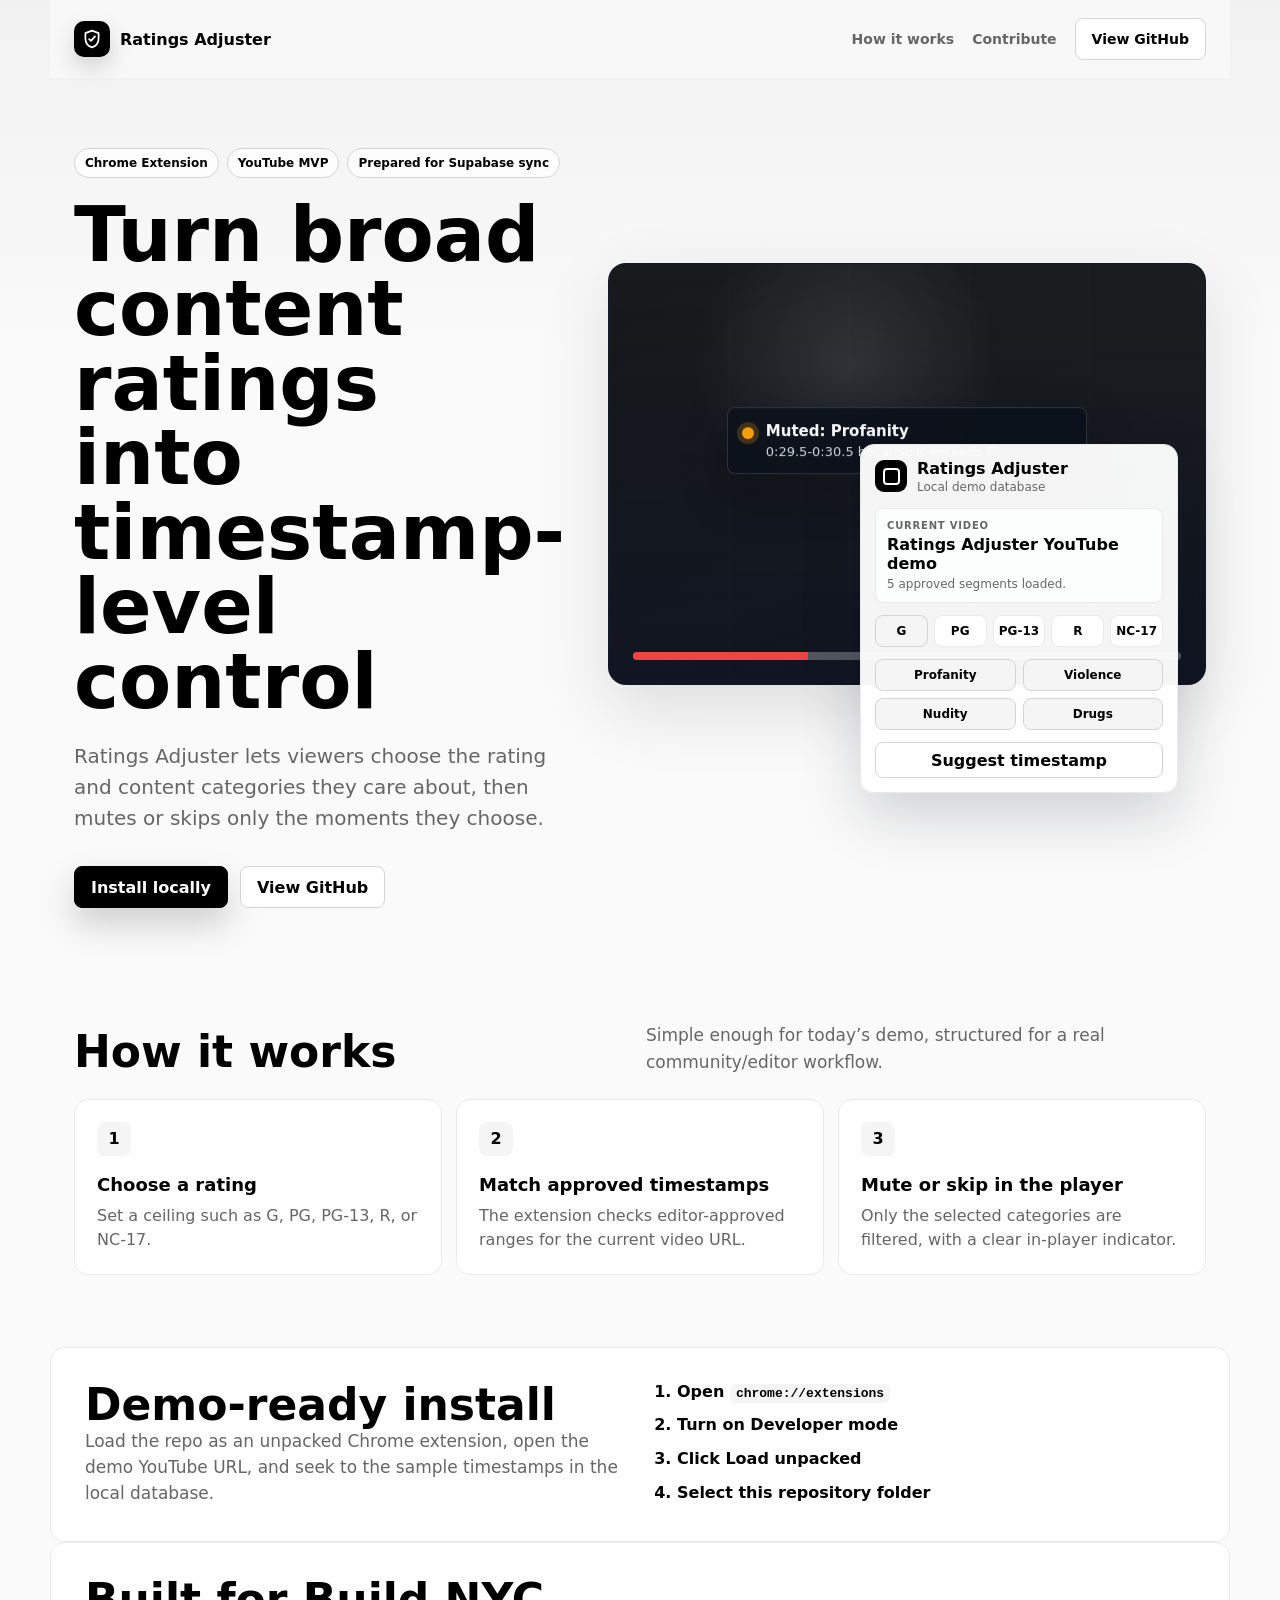
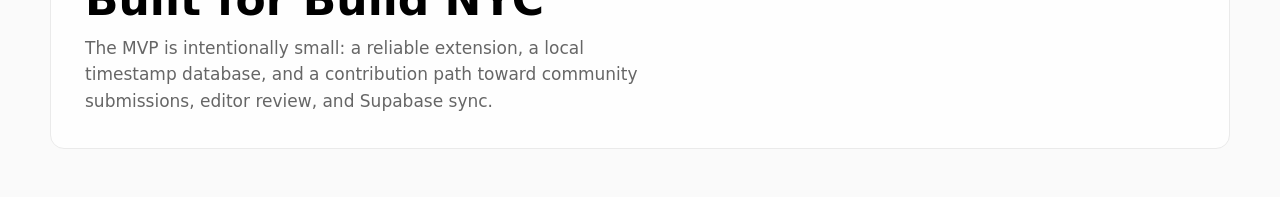
<file: index.html>
<!doctype html>
<html lang="en">
  <head>
    <meta charset="utf-8">
    <meta name="viewport" content="width=device-width, initial-scale=1">
    <meta
      name="description"
      content="Ratings Adjuster is a Chrome extension that turns broad content ratings into timestamp-level video controls."
    >
    <title>Ratings Adjuster</title>
    <link rel="stylesheet" href="site.css">
  </head>
  <body>
    <header class="site-header">
      <a class="brand" href="#top" aria-label="Ratings Adjuster home">
        <span class="brand-mark" aria-hidden="true">
          <svg viewBox="0 0 24 24">
            <path d="M12 2.8 19.2 5.6v5.8c0 4.4-2.8 8.2-7.2 9.8-4.4-1.6-7.2-5.4-7.2-9.8V5.6L12 2.8Z"></path>
            <path d="m8.9 12.1 2 2 4.4-5"></path>
          </svg>
        </span>
        Ratings Adjuster
      </a>
      <nav aria-label="Primary navigation">
        <a href="#how-it-works">How it works</a>
        <a href="#contribute">Contribute</a>
        <a class="nav-button" href="https://github.com/omzesha/BuiltInNYC-RatingsSelector">View GitHub</a>
      </nav>
    </header>

    <main id="top">
      <section class="hero-section" aria-labelledby="hero-title">
        <div class="hero-copy">
          <div class="stack-row" aria-label="Project stack">
            <span>Chrome Extension</span>
            <span>YouTube MVP</span>
            <span>Prepared for Supabase sync</span>
          </div>
          <h1 id="hero-title">Turn broad content ratings into timestamp-level control</h1>
          <p>
            Ratings Adjuster lets viewers choose the rating and content categories they care about,
            then mutes or skips only the moments they choose.
          </p>
          <div class="hero-actions">
            <a class="primary-action" href="#install">Install locally</a>
            <a class="secondary-action" href="https://github.com/omzesha/BuiltInNYC-RatingsSelector">View GitHub</a>
          </div>
        </div>

        <div class="product-stage" aria-label="Ratings Adjuster product preview">
          <div class="browser-frame">
            <div class="video-surface">
              <div class="video-shade"></div>
              <div class="toast-preview">
                <span class="muted-icon" aria-hidden="true"></span>
                <div>
                  <strong>Muted: Profanity</strong>
                  <p>0:29.5-0:30.5 because it exceeds G.</p>
                </div>
              </div>
              <div class="player-bar">
                <span></span>
              </div>
            </div>
          </div>

          <aside class="extension-card" aria-label="Extension popup mockup">
            <div class="extension-head">
              <span class="mini-mark" aria-hidden="true"></span>
              <div>
                <strong>Ratings Adjuster</strong>
                <small>Local demo database</small>
              </div>
            </div>
            <div class="status-card">
              <small>Current video</small>
              <strong>Ratings Adjuster YouTube demo</strong>
              <p>5 approved segments loaded.</p>
            </div>
            <div class="rating-row" aria-label="Selected rating ceiling">
              <span class="selected">G</span>
              <span>PG</span>
              <span>PG-13</span>
              <span>R</span>
              <span>NC-17</span>
            </div>
            <div class="category-grid">
              <span>Profanity</span>
              <span>Violence</span>
              <span>Nudity</span>
              <span>Drugs</span>
            </div>
            <button type="button">Suggest timestamp</button>
          </aside>
        </div>
      </section>

      <section class="how-section" id="how-it-works" aria-labelledby="how-title">
        <div class="section-heading">
          <h2 id="how-title">How it works</h2>
          <p>Simple enough for today’s demo, structured for a real community/editor workflow.</p>
        </div>
        <div class="steps">
          <article>
            <span>1</span>
            <h3>Choose a rating</h3>
            <p>Set a ceiling such as G, PG, PG-13, R, or NC-17.</p>
          </article>
          <article>
            <span>2</span>
            <h3>Match approved timestamps</h3>
            <p>The extension checks editor-approved ranges for the current video URL.</p>
          </article>
          <article>
            <span>3</span>
            <h3>Mute or skip in the player</h3>
            <p>Only the selected categories are filtered, with a clear in-player indicator.</p>
          </article>
        </div>
      </section>

      <section class="install-section" id="install" aria-labelledby="install-title">
        <div>
          <h2 id="install-title">Demo-ready install</h2>
          <p>
            Load the repo as an unpacked Chrome extension, open the demo YouTube URL,
            and seek to the sample timestamps in the local database.
          </p>
        </div>
        <ol>
          <li>Open <code>chrome://extensions</code></li>
          <li>Turn on Developer mode</li>
          <li>Click Load unpacked</li>
          <li>Select this repository folder</li>
        </ol>
      </section>

      <section class="contribute-section" id="contribute" aria-labelledby="contribute-title">
        <h2 id="contribute-title">Built for Build NYC</h2>
        <p>
          The MVP is intentionally small: a reliable extension, a local timestamp database,
          and a contribution path toward community submissions, editor review, and Supabase sync.
        </p>
      </section>
    </main>
  </body>
</html>
</file>
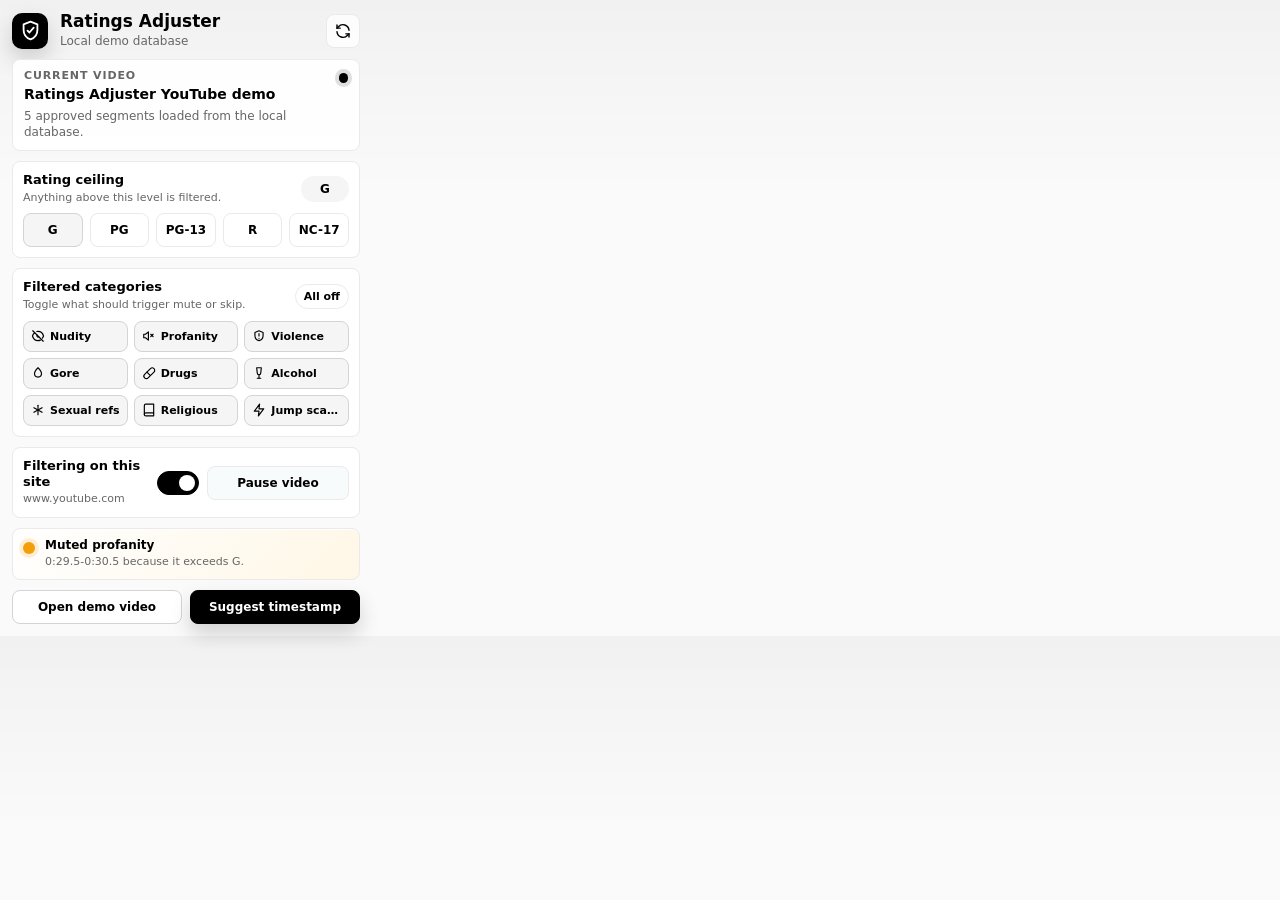
<file: popup.html>
<!doctype html>
<html lang="en">
  <head>
    <meta charset="utf-8">
    <meta name="viewport" content="width=device-width, initial-scale=1">
    <title>Ratings Adjuster</title>
    <link rel="stylesheet" href="popup.css">
  </head>
  <body>
    <main class="popup-shell">
      <header class="app-header">
        <div class="brand-mark" aria-hidden="true">
          <svg viewBox="0 0 24 24" role="img">
            <path d="M12 2.8 19.2 5.6v5.8c0 4.4-2.8 8.2-7.2 9.8-4.4-1.6-7.2-5.4-7.2-9.8V5.6L12 2.8Z"></path>
            <path d="m8.9 12.1 2 2 4.4-5"></path>
          </svg>
        </div>
        <div>
          <h1>Ratings Adjuster</h1>
          <p id="syncLabel">Local demo database</p>
        </div>
        <button class="icon-button" id="refreshButton" type="button" title="Refresh current tab">
          <svg viewBox="0 0 24 24" aria-hidden="true">
            <path d="M20 11a8.1 8.1 0 0 0-14.1-4.7L4 8.2"></path>
            <path d="M4 4v4.2h4.2"></path>
            <path d="M4 13a8.1 8.1 0 0 0 14.1 4.7L20 15.8"></path>
            <path d="M20 20v-4.2h-4.2"></path>
          </svg>
        </button>
      </header>

      <section class="status-panel" aria-live="polite">
        <div>
          <p class="eyebrow">Current video</p>
          <h2 id="videoTitle">Looking for a video player</h2>
          <p id="videoMeta">Open the demo YouTube video to start filtering.</p>
        </div>
        <div class="status-dot" id="statusDot" aria-hidden="true"></div>
      </section>

      <section class="control-section">
        <div class="section-row">
          <div>
            <h3>Rating ceiling</h3>
            <p>Anything above this level is filtered.</p>
          </div>
          <strong id="selectedRatingLabel">G</strong>
        </div>
        <div class="rating-grid" id="ratingGrid" role="radiogroup" aria-label="Rating ceiling"></div>
      </section>

      <section class="control-section">
        <div class="section-row">
          <div>
            <h3>Filtered categories</h3>
            <p>Toggle what should trigger mute or skip.</p>
          </div>
          <button class="text-button" id="allCategoriesButton" type="button">All on</button>
        </div>
        <div class="category-grid" id="categoryGrid"></div>
      </section>

      <section class="switch-panel">
        <label class="switch-row">
          <span>
            <strong>Filtering on this site</strong>
            <small id="siteLabel">Current website</small>
          </span>
          <input id="siteEnabledToggle" type="checkbox" checked>
        </label>
        <button class="pause-button" id="pauseVideoButton" type="button">Pause for this video</button>
      </section>

      <section class="last-action" id="lastActionPanel">
        <div class="pulse-icon" aria-hidden="true"></div>
        <div>
          <strong id="lastActionTitle">Ready for demo</strong>
          <p id="lastActionText">Seek to 0:29.5, 0:18, or 0:34 in the sample video.</p>
        </div>
      </section>

      <footer class="footer-actions">
        <button class="secondary-button" id="openDemoButton" type="button">Open demo video</button>
        <button class="primary-button" id="suggestButton" type="button">Suggest timestamp</button>
      </footer>
    </main>

    <dialog class="suggestion-dialog" id="suggestionDialog">
      <form id="suggestionForm">
        <header>
          <div>
            <h2>Suggest timestamp</h2>
            <p>Saved locally as pending editor review.</p>
          </div>
          <button class="dialog-close" id="closeSuggestionButton" type="button" aria-label="Close suggestion form">
            <svg viewBox="0 0 24 24" aria-hidden="true">
              <path d="m6 6 12 12"></path>
              <path d="m18 6-12 12"></path>
            </svg>
          </button>
        </header>

        <div class="form-grid">
          <label>
            <span>Start</span>
            <input id="suggestStartInput" name="start" type="number" min="0" step="0.1" required>
          </label>
          <label>
            <span>End</span>
            <input id="suggestEndInput" name="end" type="number" min="0" step="0.1" required>
          </label>
        </div>

        <label>
          <span>Category</span>
          <select id="suggestCategorySelect" name="category" required></select>
        </label>

        <div class="form-grid">
          <label>
            <span>Rating</span>
            <select id="suggestRatingSelect" name="rating" required></select>
          </label>
          <label>
            <span>Action</span>
            <select id="suggestActionSelect" name="action" required>
              <option value="mute">Mute</option>
              <option value="skip">Skip</option>
            </select>
          </label>
        </div>

        <label>
          <span>Note</span>
          <textarea id="suggestNoteInput" name="note" rows="2" placeholder="Optional context for editors"></textarea>
        </label>

        <footer>
          <button class="secondary-button" id="cancelSuggestionButton" type="button">Cancel</button>
          <button class="primary-button" type="submit">Save pending</button>
        </footer>
      </form>
    </dialog>
    <script src="popup.js"></script>
  </body>
</html>
</file>
<file: site.css>
:root {
  color-scheme: light;
  --bg: #fafafa;
  --surface: #ffffff;
  --ink: #000000;
  --muted: #666666;
  --subtle: #eaeaea;
  --accent: #000000;
  --accent-soft: #f5f5f5;
  --amber: #f59e0b;
  --amber-soft: #fff7e6;
  --shadow: 0 24px 70px rgba(0, 0, 0, 0.12);
  --radius: 8px;
  font-family: Inter, ui-sans-serif, system-ui, -apple-system, BlinkMacSystemFont, "Segoe UI", sans-serif;
}

* {
  box-sizing: border-box;
}

html {
  scroll-behavior: smooth;
}

body {
  margin: 0;
  color: var(--ink);
  background:
    linear-gradient(180deg, rgba(0, 0, 0, 0.035), rgba(0, 0, 0, 0) 360px),
    var(--bg);
}

a {
  color: inherit;
  text-decoration: none;
}

button {
  font: inherit;
}

.site-header {
  position: sticky;
  top: 0;
  z-index: 10;
  display: flex;
  align-items: center;
  justify-content: space-between;
  gap: 24px;
  max-width: 1180px;
  margin: 0 auto;
  padding: 18px 24px;
  background: rgba(250, 250, 250, 0.84);
  backdrop-filter: blur(16px);
}

.brand,
.site-header nav,
.stack-row,
.hero-actions,
.extension-head {
  display: flex;
  align-items: center;
}

.brand {
  gap: 10px;
  font-weight: 800;
  letter-spacing: 0;
}

.brand-mark,
.mini-mark {
  display: grid;
  place-items: center;
  color: #ffffff;
  background: #000000;
}

.brand-mark {
  width: 36px;
  height: 36px;
  border-radius: 10px;
  box-shadow: 0 10px 22px rgba(0, 0, 0, 0.16);
}

.brand-mark svg {
  width: 22px;
  height: 22px;
  fill: none;
  stroke: currentColor;
  stroke-linecap: round;
  stroke-linejoin: round;
  stroke-width: 1.9;
}

.site-header nav {
  gap: 18px;
  color: var(--muted);
  font-size: 14px;
  font-weight: 700;
}

.nav-button,
.primary-action,
.secondary-action {
  display: inline-flex;
  align-items: center;
  justify-content: center;
  min-height: 42px;
  padding: 0 16px;
  border-radius: var(--radius);
  font-weight: 800;
}

.nav-button,
.secondary-action {
  color: var(--accent);
  border: 1px solid #d4d4d4;
  background: var(--surface);
}

.hero-section {
  display: grid;
  grid-template-columns: minmax(0, 0.9fr) minmax(520px, 1.1fr);
  align-items: center;
  gap: 44px;
  max-width: 1180px;
  margin: 0 auto;
  padding: 70px 24px 42px;
}

.hero-copy {
  max-width: 570px;
}

.stack-row {
  flex-wrap: wrap;
  gap: 8px;
  margin-bottom: 20px;
}

.stack-row span {
  padding: 7px 10px;
  color: var(--accent);
  border: 1px solid #d4d4d4;
  border-radius: 999px;
  background: rgba(255, 255, 255, 0.84);
  font-size: 12px;
  font-weight: 800;
}

h1,
h2,
h3,
p {
  margin: 0;
}

h1 {
  max-width: 680px;
  font-size: clamp(44px, 6vw, 76px);
  line-height: 0.98;
  letter-spacing: 0;
}

.hero-copy p {
  max-width: 560px;
  margin-top: 22px;
  color: var(--muted);
  font-size: 20px;
  line-height: 1.55;
}

.hero-actions {
  gap: 12px;
  margin-top: 32px;
}

.primary-action {
  color: #ffffff;
  border: 1px solid #000000;
  background: #000000;
  box-shadow: 0 16px 34px rgba(0, 0, 0, 0.18);
}

.product-stage {
  position: relative;
  min-height: 530px;
}

.browser-frame {
  overflow: hidden;
  border: 1px solid rgba(16, 24, 40, 0.12);
  border-radius: 18px;
  background: #0f172a;
  box-shadow: var(--shadow);
}

.video-surface {
  position: relative;
  min-height: 420px;
  background:
    linear-gradient(135deg, rgba(0, 0, 0, 0.18), rgba(255, 255, 255, 0.06)),
    radial-gradient(circle at 40% 24%, rgba(255, 255, 255, 0.16), transparent 32%),
    linear-gradient(160deg, #1f1f1f 0%, #111111 62%, #000000 100%);
}

.video-shade {
  position: absolute;
  inset: 0;
  background:
    linear-gradient(180deg, rgba(15, 23, 42, 0.12), rgba(15, 23, 42, 0.64)),
    repeating-linear-gradient(90deg, rgba(255, 255, 255, 0.025) 0 1px, transparent 1px 120px);
}

.toast-preview {
  position: absolute;
  top: 42%;
  left: 50%;
  display: flex;
  width: min(360px, calc(100% - 40px));
  gap: 12px;
  padding: 14px;
  color: #f8fafc;
  border: 1px solid rgba(255, 255, 255, 0.14);
  border-radius: var(--radius);
  background: rgba(13, 18, 28, 0.92);
  box-shadow: 0 18px 48px rgba(0, 0, 0, 0.32);
  transform: translate(-50%, -50%);
  backdrop-filter: blur(12px);
}

.muted-icon {
  width: 12px;
  height: 12px;
  margin-top: 5px;
  border-radius: 999px;
  background: var(--amber);
  box-shadow: 0 0 0 5px rgba(245, 158, 11, 0.22);
}

.toast-preview strong {
  display: block;
  font-size: 15px;
  line-height: 1.25;
}

.toast-preview p {
  margin-top: 4px;
  color: #cbd5e1;
  font-size: 13px;
}

.player-bar {
  position: absolute;
  left: 24px;
  right: 24px;
  bottom: 24px;
  height: 8px;
  overflow: hidden;
  border-radius: 999px;
  background: rgba(255, 255, 255, 0.28);
}

.player-bar span {
  display: block;
  width: 32%;
  height: 100%;
  background: #ef4444;
}

.extension-card {
  position: absolute;
  right: 28px;
  bottom: 0;
  width: 318px;
  padding: 14px;
  border: 1px solid var(--subtle);
  border-radius: 14px;
  background: rgba(255, 255, 255, 0.96);
  box-shadow: 0 22px 60px rgba(17, 24, 39, 0.18);
}

.extension-head {
  gap: 10px;
}

.mini-mark {
  width: 32px;
  height: 32px;
  border-radius: 9px;
}

.mini-mark::after {
  content: "";
  width: 13px;
  height: 13px;
  border: 2px solid #ffffff;
  border-radius: 4px;
}

.extension-head strong,
.status-card strong {
  display: block;
  line-height: 1.2;
}

.extension-head small,
.status-card small,
.status-card p {
  color: var(--muted);
}

.extension-head small {
  display: block;
  margin-top: 2px;
  font-size: 12px;
}

.status-card {
  margin-top: 14px;
  padding: 11px;
  border: 1px solid var(--subtle);
  border-radius: var(--radius);
  background: #fbfefd;
}

.status-card small {
  display: block;
  margin-bottom: 4px;
  font-size: 10px;
  font-weight: 850;
  letter-spacing: 0.08em;
  text-transform: uppercase;
}

.status-card p {
  margin-top: 4px;
  font-size: 12px;
}

.rating-row {
  display: grid;
  grid-template-columns: repeat(5, 1fr);
  gap: 6px;
  margin-top: 12px;
}

.rating-row span,
.category-grid span {
  display: grid;
  place-items: center;
  min-height: 32px;
  border: 1px solid var(--subtle);
  border-radius: var(--radius);
  background: var(--surface);
  font-size: 12px;
  font-weight: 800;
}

.rating-row .selected,
.category-grid span {
  color: var(--accent);
  border-color: #d4d4d4;
  background: var(--accent-soft);
}

.category-grid {
  display: grid;
  grid-template-columns: repeat(2, 1fr);
  gap: 7px;
  margin-top: 12px;
}

.extension-card button {
  width: 100%;
  height: 36px;
  margin-top: 12px;
  color: var(--accent);
  border: 1px solid #d4d4d4;
  border-radius: var(--radius);
  background: var(--surface);
  font-weight: 850;
}

.how-section,
.install-section,
.contribute-section {
  max-width: 1180px;
  margin: 0 auto;
  padding: 72px 24px;
}

.section-heading {
  display: flex;
  align-items: end;
  justify-content: space-between;
  gap: 24px;
  margin-bottom: 24px;
}

h2 {
  font-size: clamp(28px, 4vw, 44px);
  line-height: 1.05;
  letter-spacing: 0;
}

.section-heading p,
.install-section p,
.contribute-section p {
  max-width: 560px;
  color: var(--muted);
  font-size: 17px;
  line-height: 1.55;
}

.steps {
  display: grid;
  grid-template-columns: repeat(3, 1fr);
  gap: 14px;
}

.steps article,
.install-section,
.contribute-section {
  border: 1px solid var(--subtle);
  border-radius: 14px;
  background: rgba(255, 255, 255, 0.82);
}

.steps article {
  padding: 22px;
}

.steps span {
  display: grid;
  width: 34px;
  height: 34px;
  margin-bottom: 18px;
  place-items: center;
  color: var(--accent);
  border-radius: var(--radius);
  background: var(--accent-soft);
  font-weight: 850;
}

.steps h3 {
  font-size: 18px;
  line-height: 1.2;
}

.steps p {
  margin-top: 8px;
  color: var(--muted);
  line-height: 1.5;
}

.install-section {
  display: grid;
  grid-template-columns: 1fr 1fr;
  gap: 30px;
  padding: 34px;
}

.install-section ol {
  display: grid;
  gap: 10px;
  margin: 0;
  padding-left: 22px;
  color: var(--ink);
  font-weight: 700;
}

code {
  padding: 2px 6px;
  border-radius: 6px;
  background: var(--accent-soft);
}

.contribute-section {
  margin-bottom: 48px;
  padding: 34px;
}

.contribute-section p {
  margin-top: 12px;
}

@media (max-width: 900px) {
  .site-header {
    position: static;
  }

  .site-header nav {
    display: none;
  }

  .hero-section,
  .install-section {
    grid-template-columns: 1fr;
  }

  .hero-section {
    min-height: auto;
    padding-top: 34px;
  }

  .product-stage {
    min-height: 610px;
  }

  .extension-card {
    right: 50%;
    transform: translateX(50%);
  }

  .steps {
    grid-template-columns: 1fr;
  }

  .section-heading {
    display: block;
  }

  .section-heading p {
    margin-top: 10px;
  }
}

@media (max-width: 560px) {
  .hero-section,
  .how-section,
  .install-section,
  .contribute-section {
    padding-left: 16px;
    padding-right: 16px;
  }

  h1 {
    font-size: 42px;
  }

  .hero-copy p {
    font-size: 17px;
  }

  .hero-actions {
    align-items: stretch;
    flex-direction: column;
  }

  .product-stage {
    min-height: 560px;
  }

  .video-surface {
    min-height: 340px;
  }

  .extension-card {
    width: min(318px, calc(100vw - 44px));
  }
}
</file>
<file: popup.css>
:root {
  color-scheme: light;
  --bg: #fafafa;
  --surface: #ffffff;
  --surface-strong: #f5f5f5;
  --ink: #000000;
  --muted: #666666;
  --subtle: #8a8a8a;
  --border: #eaeaea;
  --border-strong: #d4d4d4;
  --accent: #000000;
  --accent-soft: #f5f5f5;
  --amber: #f59e0b;
  --amber-soft: #fff7e6;
  --danger: #e5484d;
  --shadow: 0 18px 48px rgba(0, 0, 0, 0.12);
  --radius: 8px;
  font-family: Inter, ui-sans-serif, system-ui, -apple-system, BlinkMacSystemFont, "Segoe UI", sans-serif;
}

* {
  box-sizing: border-box;
}

body {
  width: 372px;
  margin: 0;
  color: var(--ink);
  background:
    linear-gradient(180deg, rgba(0, 0, 0, 0.035), rgba(0, 0, 0, 0) 190px),
    var(--bg);
}

button,
input,
select,
textarea {
  font: inherit;
}

button {
  cursor: pointer;
}

.popup-shell {
  display: flex;
  flex-direction: column;
  gap: 10px;
  padding: 12px;
}

.app-header,
.section-row,
.switch-row,
.footer-actions {
  display: flex;
  align-items: center;
}

.app-header {
  gap: 12px;
}

.brand-mark {
  display: grid;
  width: 36px;
  height: 36px;
  place-items: center;
  color: #ffffff;
  border-radius: 10px;
  background: #000000;
  box-shadow: 0 10px 22px rgba(0, 0, 0, 0.16);
}

.brand-mark svg {
  width: 23px;
  height: 23px;
  fill: none;
  stroke: currentColor;
  stroke-linecap: round;
  stroke-linejoin: round;
  stroke-width: 1.9;
}

h1,
h2,
h3,
p {
  margin: 0;
}

h1 {
  font-size: 17px;
  line-height: 1.15;
  letter-spacing: 0;
}

.app-header p,
.section-row p,
.switch-row small,
.status-panel p,
.last-action p {
  color: var(--muted);
}

.app-header p {
  margin-top: 2px;
  font-size: 12px;
  line-height: 1.3;
}

.icon-button {
  display: grid;
  width: 34px;
  height: 34px;
  margin-left: auto;
  place-items: center;
  color: var(--accent);
  border: 1px solid var(--border);
  border-radius: var(--radius);
  background: rgba(255, 255, 255, 0.82);
}

.icon-button:hover {
  border-color: var(--border-strong);
  background: var(--surface);
}

.icon-button svg {
  width: 18px;
  height: 18px;
  fill: none;
  stroke: currentColor;
  stroke-linecap: round;
  stroke-linejoin: round;
  stroke-width: 1.9;
}

.status-panel,
.control-section,
.switch-panel,
.last-action {
  border: 1px solid var(--border);
  border-radius: var(--radius);
  background: rgba(255, 255, 255, 0.94);
  box-shadow: 0 1px 0 rgba(255, 255, 255, 0.8) inset;
}

.status-panel {
  display: flex;
  align-items: flex-start;
  gap: 12px;
  padding: 10px 11px;
}

.eyebrow {
  margin-bottom: 5px;
  font-size: 11px;
  font-weight: 750;
  line-height: 1;
  letter-spacing: 0.08em;
  text-transform: uppercase;
}

.status-panel h2 {
  max-width: 270px;
  overflow: hidden;
  font-size: 14px;
  line-height: 1.25;
  text-overflow: ellipsis;
  white-space: nowrap;
}

.status-panel p:last-child {
  margin-top: 4px;
  font-size: 12px;
  line-height: 1.35;
}

.status-dot {
  width: 10px;
  height: 10px;
  margin-top: 3px;
  margin-left: auto;
  border-radius: 999px;
  background: var(--subtle);
  box-shadow: 0 0 0 4px rgba(152, 162, 179, 0.15);
}

.status-dot.ready {
  background: var(--accent);
  box-shadow: 0 0 0 4px rgba(0, 0, 0, 0.12);
}

.status-dot.warning {
  background: var(--amber);
  box-shadow: 0 0 0 4px rgba(245, 158, 11, 0.18);
}

.control-section {
  padding: 10px;
}

.section-row {
  justify-content: space-between;
  gap: 10px;
  margin-bottom: 8px;
}

.section-row h3 {
  font-size: 13px;
  line-height: 1.2;
}

.section-row p {
  margin-top: 3px;
  font-size: 11px;
  line-height: 1.35;
}

#selectedRatingLabel {
  min-width: 48px;
  padding: 6px 8px;
  color: var(--accent);
  text-align: center;
  border-radius: 999px;
  background: var(--accent-soft);
  font-size: 12px;
}

.rating-grid {
  display: grid;
  grid-template-columns: repeat(5, 1fr);
  gap: 7px;
}

.rating-option,
.category-option {
  border: 1px solid var(--border);
  background: var(--surface);
  color: var(--ink);
  transition: border-color 150ms ease, background 150ms ease, color 150ms ease, transform 150ms ease;
}

.rating-option {
  min-width: 0;
  height: 34px;
  border-radius: var(--radius);
  font-size: 12px;
  font-weight: 760;
}

.rating-option:hover,
.category-option:hover {
  border-color: var(--border-strong);
  transform: translateY(-1px);
}

.rating-option.active,
.category-option.active {
  color: var(--accent);
  border-color: #d4d4d4;
  background: var(--accent-soft);
}

.text-button {
  flex: 0 0 auto;
  padding: 5px 8px;
  color: var(--accent);
  border: 1px solid var(--border);
  border-radius: 999px;
  background: var(--surface);
  font-size: 11px;
  font-weight: 750;
}

.category-grid {
  display: grid;
  grid-template-columns: repeat(3, minmax(0, 1fr));
  gap: 6px;
}

.category-option {
  display: flex;
  align-items: center;
  gap: 5px;
  min-height: 31px;
  padding: 6px 7px;
  border-radius: var(--radius);
  font-size: 11px;
  font-weight: 650;
  text-align: left;
}

.category-option svg {
  flex: 0 0 auto;
  width: 14px;
  height: 14px;
  fill: none;
  stroke: currentColor;
  stroke-linecap: round;
  stroke-linejoin: round;
  stroke-width: 2;
}

.category-option span {
  min-width: 0;
  overflow: hidden;
  text-overflow: ellipsis;
  white-space: nowrap;
}

.switch-panel {
  display: flex;
  align-items: center;
  gap: 8px;
  padding: 10px;
}

.switch-row {
  flex: 1 1 auto;
  justify-content: space-between;
  gap: 12px;
  min-width: 0;
}

.switch-row strong {
  display: block;
  font-size: 13px;
  line-height: 1.25;
}

.switch-row small {
  display: block;
  margin-top: 2px;
  font-size: 11px;
  line-height: 1.35;
}

.switch-row input {
  appearance: none;
  position: relative;
  flex: 0 0 auto;
  width: 42px;
  height: 24px;
  margin: 0;
  border: 1px solid var(--border);
  border-radius: 999px;
  background: #e5e7eb;
  transition: background 150ms ease, border-color 150ms ease;
}

.switch-row input::after {
  content: "";
  position: absolute;
  top: 3px;
  left: 3px;
  width: 16px;
  height: 16px;
  border-radius: 999px;
  background: #ffffff;
  box-shadow: 0 1px 4px rgba(17, 24, 39, 0.22);
  transition: transform 150ms ease;
}

.switch-row input:checked {
  border-color: #000000;
  background: var(--accent);
}

.switch-row input:checked::after {
  transform: translateX(18px);
}

.pause-button,
.secondary-button,
.primary-button {
  height: 34px;
  border-radius: var(--radius);
  font-size: 12px;
  font-weight: 760;
}

.pause-button {
  flex: 0 0 142px;
  color: var(--ink);
  border: 1px solid var(--border);
  background: #f8fbfb;
}

.pause-button.active {
  color: #9a3412;
  border-color: rgba(245, 158, 11, 0.36);
  background: var(--amber-soft);
}

.last-action {
  display: flex;
  gap: 10px;
  padding: 9px 10px;
  background: linear-gradient(135deg, #ffffff 0%, var(--amber-soft) 100%);
}

.pulse-icon {
  flex: 0 0 auto;
  width: 12px;
  height: 12px;
  margin-top: 4px;
  border-radius: 999px;
  background: var(--amber);
  box-shadow: 0 0 0 4px rgba(245, 158, 11, 0.16);
}

.last-action strong {
  display: block;
  font-size: 12px;
  line-height: 1.25;
}

.last-action p {
  margin-top: 2px;
  font-size: 11px;
  line-height: 1.35;
}

.footer-actions {
  gap: 8px;
}

.secondary-button,
.primary-button {
  flex: 1;
}

.secondary-button {
  color: var(--accent);
  border: 1px solid var(--border-strong);
  background: var(--surface);
}

.primary-button {
  color: #ffffff;
  border: 1px solid #000000;
  background: #000000;
  box-shadow: 0 10px 20px rgba(0, 0, 0, 0.16);
}

.is-disabled {
  opacity: 0.55;
  pointer-events: none;
}

.suggestion-dialog {
  width: 348px;
  max-width: calc(100vw - 24px);
  padding: 0;
  color: var(--ink);
  border: 1px solid var(--border);
  border-radius: 12px;
  background: var(--surface);
  box-shadow: var(--shadow);
}

.suggestion-dialog::backdrop {
  background: rgba(17, 24, 39, 0.32);
  backdrop-filter: blur(2px);
}

.suggestion-dialog form {
  display: grid;
  gap: 10px;
  padding: 14px;
}

.suggestion-dialog header,
.suggestion-dialog footer {
  display: flex;
  align-items: center;
  justify-content: space-between;
  gap: 10px;
}

.suggestion-dialog h2 {
  font-size: 16px;
  line-height: 1.2;
}

.suggestion-dialog p {
  margin-top: 3px;
  color: var(--muted);
  font-size: 12px;
  line-height: 1.35;
}

.dialog-close {
  display: grid;
  flex: 0 0 auto;
  width: 32px;
  height: 32px;
  place-items: center;
  color: var(--muted);
  border: 1px solid var(--border);
  border-radius: var(--radius);
  background: var(--surface);
}

.dialog-close svg {
  width: 16px;
  height: 16px;
  fill: none;
  stroke: currentColor;
  stroke-linecap: round;
  stroke-width: 2;
}

.form-grid {
  display: grid;
  grid-template-columns: 1fr 1fr;
  gap: 8px;
}

.suggestion-dialog label {
  display: grid;
  gap: 5px;
  color: var(--muted);
  font-size: 11px;
  font-weight: 750;
}

.suggestion-dialog input,
.suggestion-dialog select,
.suggestion-dialog textarea {
  width: 100%;
  min-height: 34px;
  color: var(--ink);
  border: 1px solid var(--border);
  border-radius: var(--radius);
  background: #fbfefd;
  font-size: 12px;
  font-weight: 650;
}

.suggestion-dialog input,
.suggestion-dialog select {
  padding: 0 9px;
}

.suggestion-dialog textarea {
  resize: none;
  padding: 8px 9px;
}

.suggestion-dialog footer {
  margin-top: 2px;
}

@media (prefers-reduced-motion: reduce) {
  *,
  *::before,
  *::after {
    transition: none !important;
  }
}
</file>
